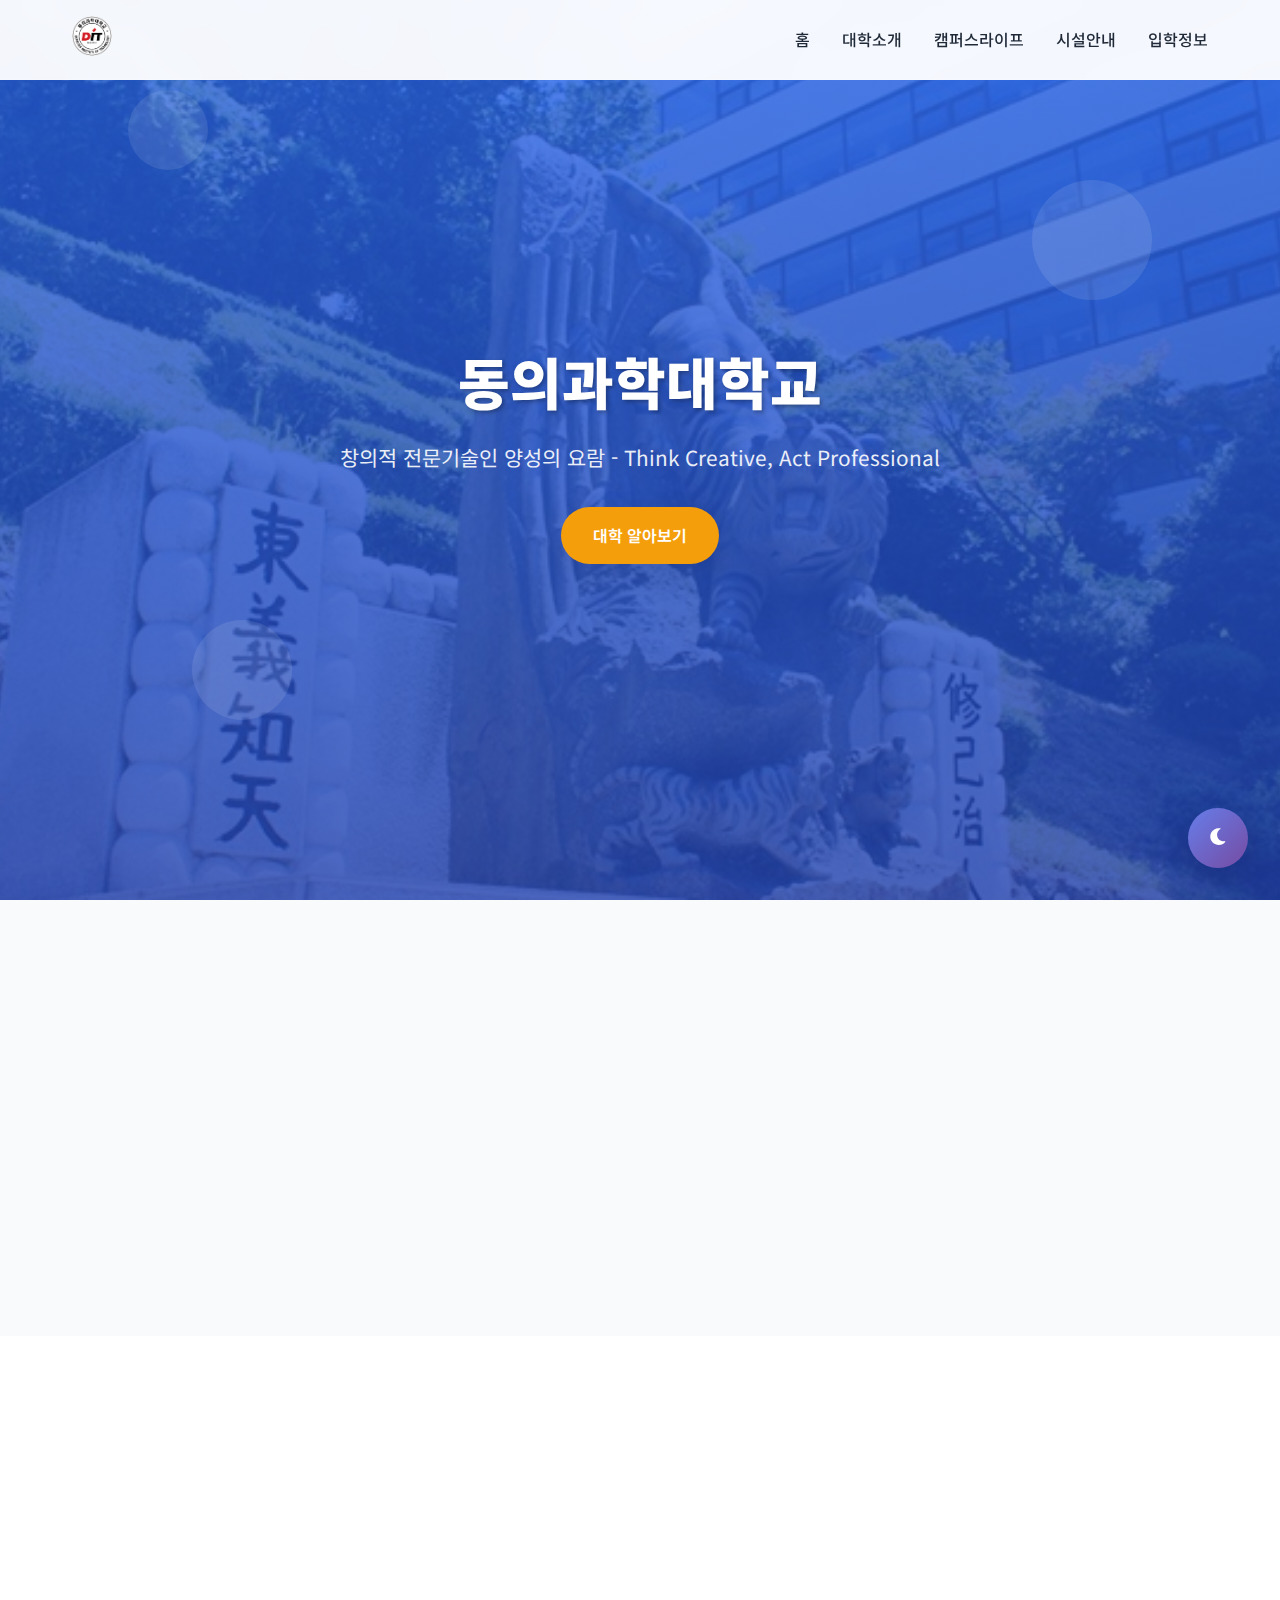
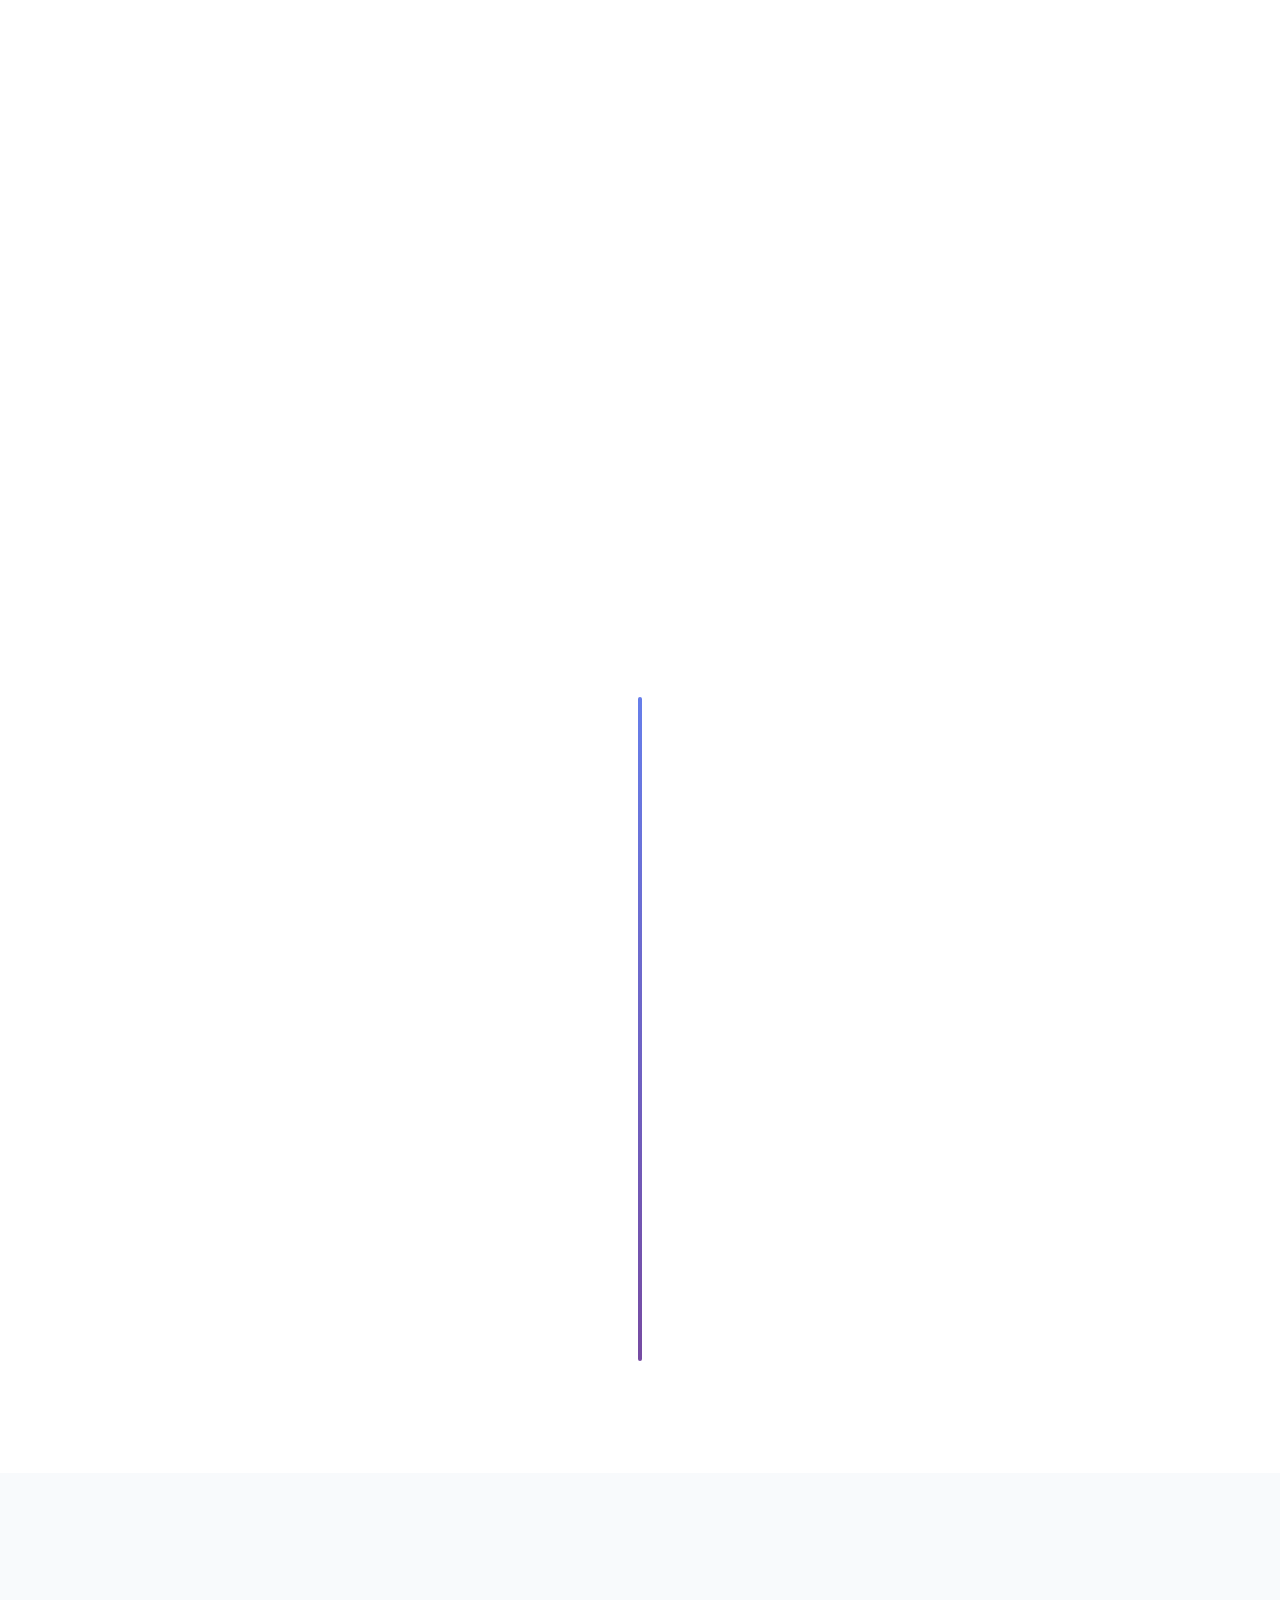
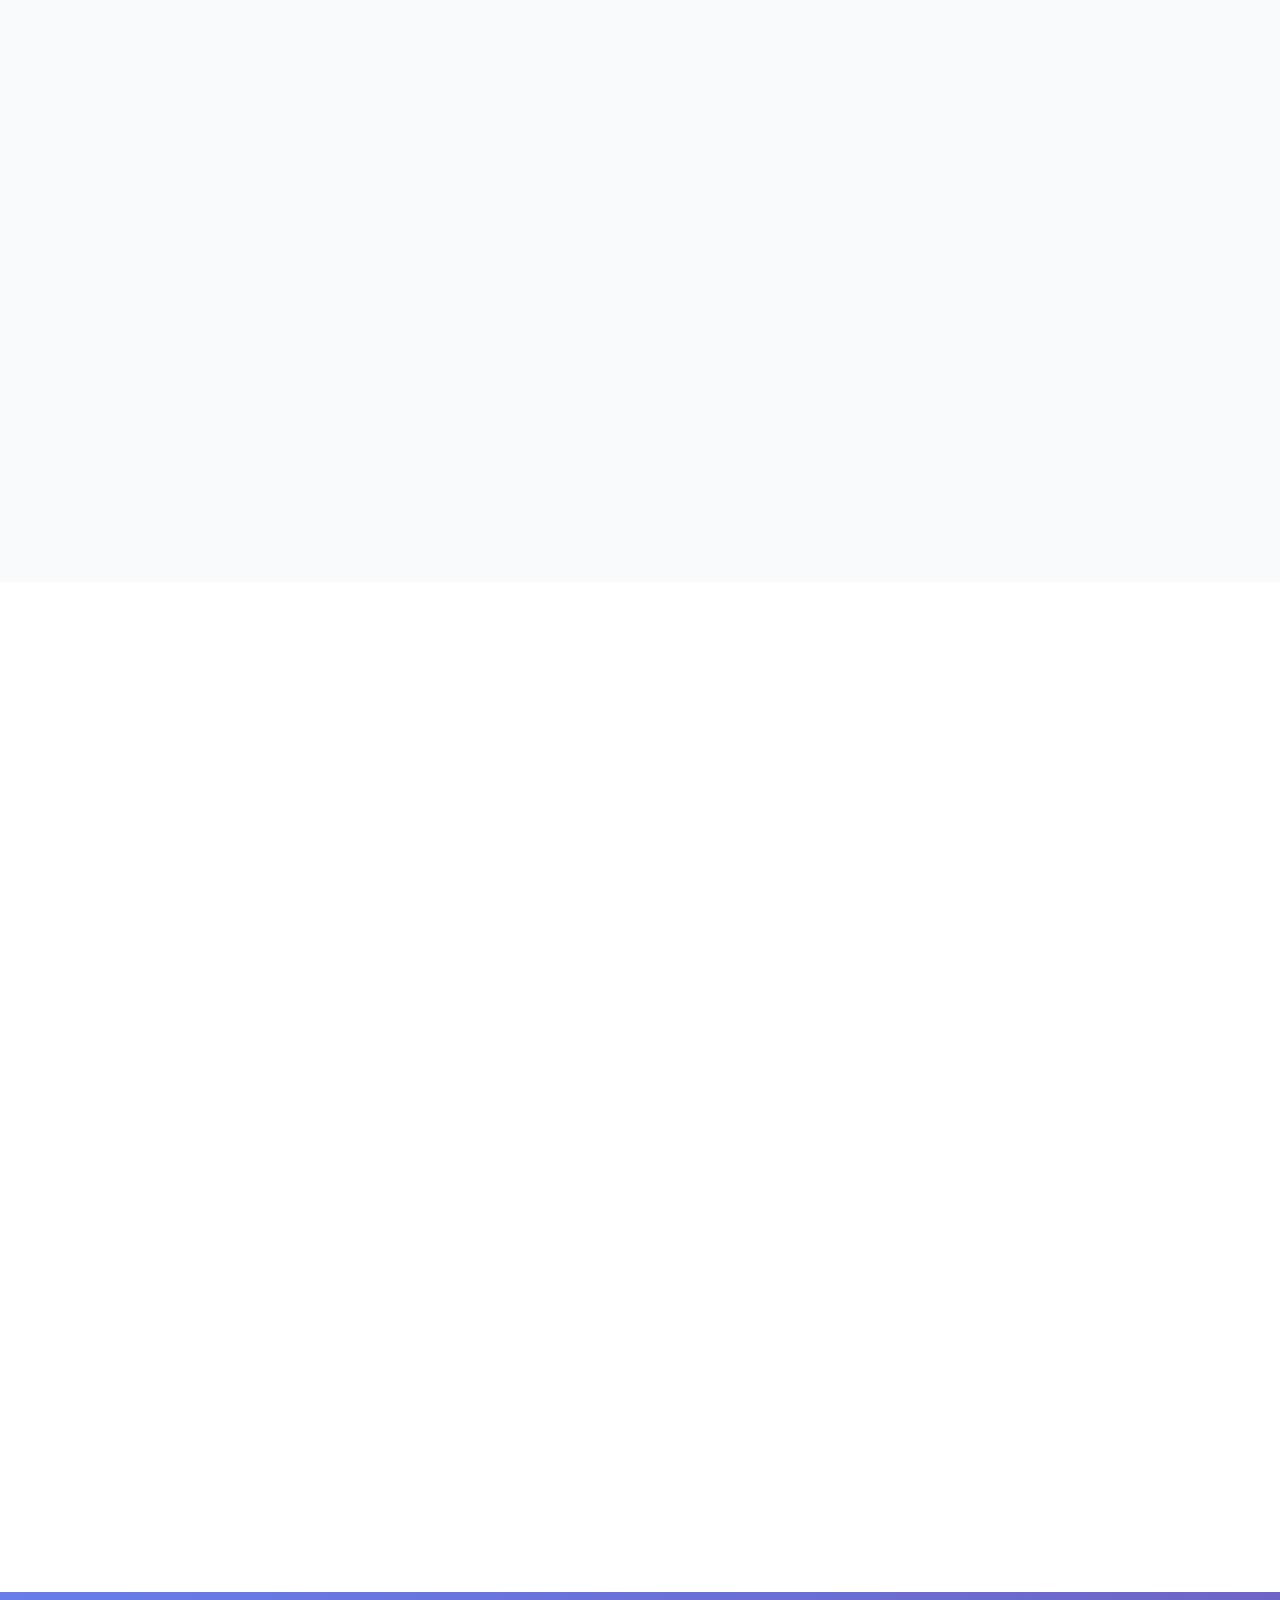
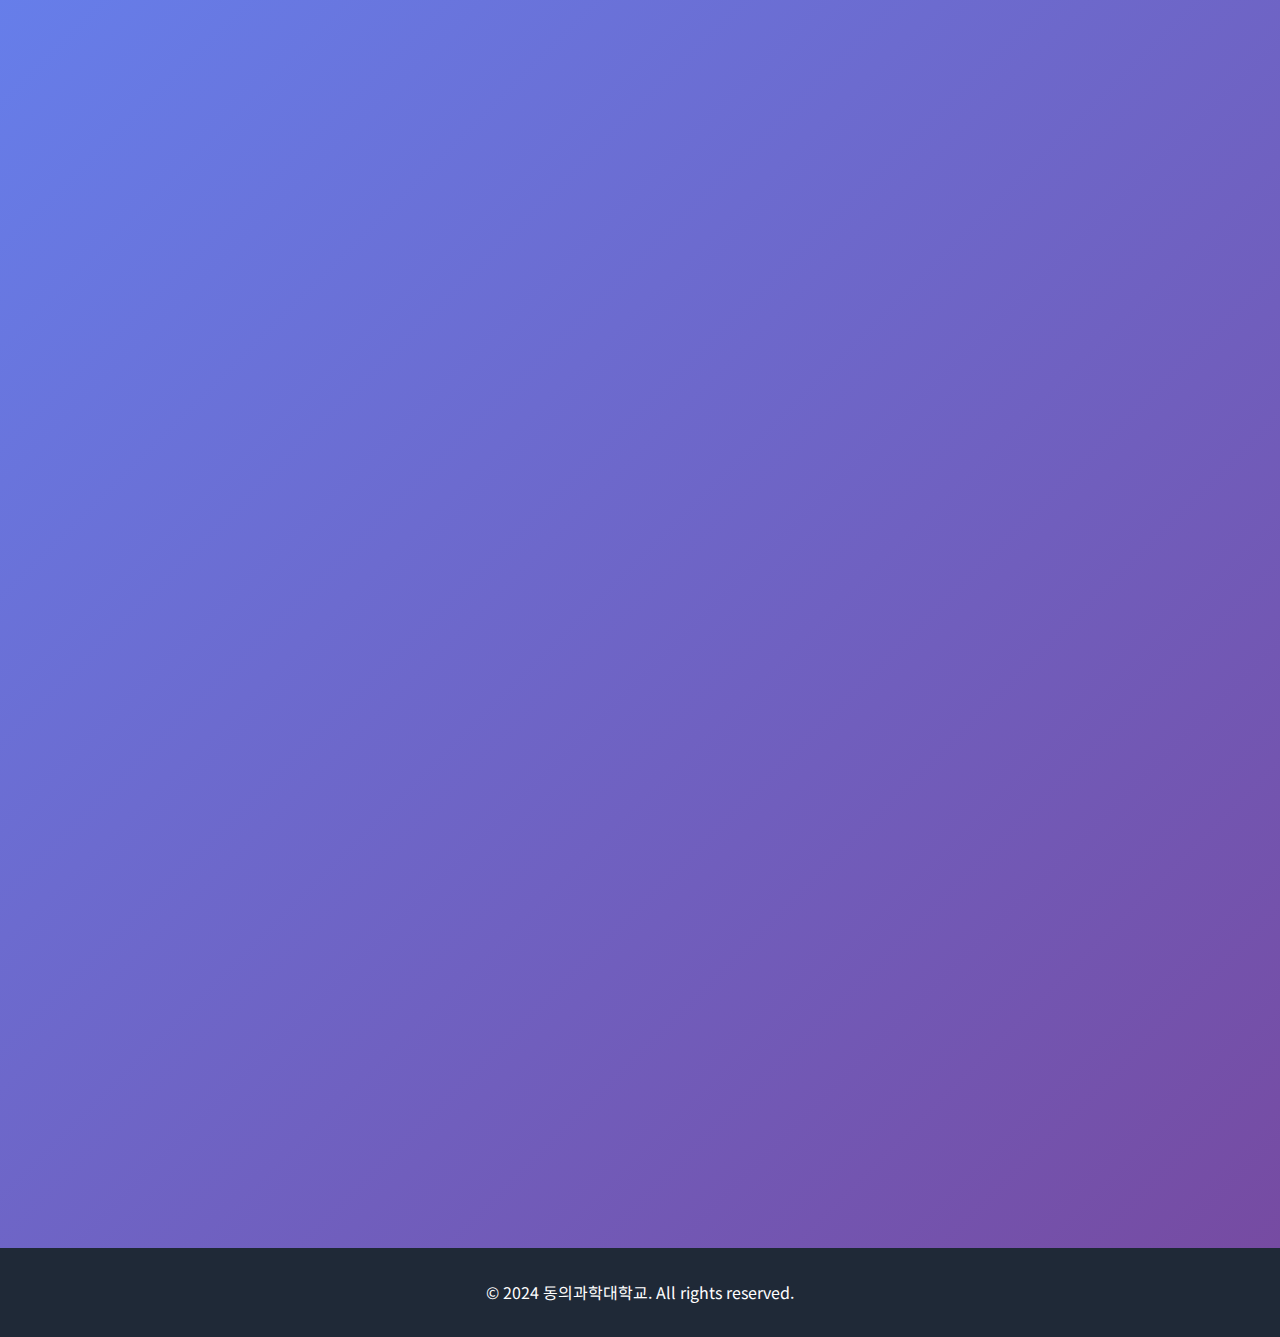
<file: 0917/index.html>
<!DOCTYPE html>
<html lang="ko">
<head>
    <meta charset="UTF-8">
    <meta name="viewport" content="width=device-width, initial-scale=1.0">
    <title>동의과학대학교 - 미래를 향한 도약</title>
    <link href="https://cdnjs.cloudflare.com/ajax/libs/font-awesome/6.0.0/css/all.min.css" rel="stylesheet">
    <link href="https://fonts.googleapis.com/css2?family=Noto+Sans+KR:wght@300;400;500;700;900&display=swap" rel="stylesheet">
    
    <style>
        * {
            margin: 0;
            padding: 0;
            box-sizing: border-box;
        }

        :root {
            --primary-color: #2563eb;
            --secondary-color: #1e40af;
            --accent-color: #f59e0b;
            --text-dark: #1f2937;
            --text-light: #6b7280;
            --bg-light: #f8fafc;
            --white: #ffffff;
            --gradient-primary: linear-gradient(135deg, #667eea 0%, #764ba2 100%);
            --gradient-secondary: linear-gradient(135deg, #f093fb 0%, #f5576c 100%);
            --shadow-soft: 0 10px 30px rgba(0, 0, 0, 0.1);
            --shadow-hover: 0 20px 60px rgba(0, 0, 0, 0.15);
        }

        body {
            font-family: 'Noto Sans KR', sans-serif;
            line-height: 1.6;
            color: var(--text-dark);
            overflow-x: hidden;
        }

        /* Navigation */
        .navbar {
            position: fixed;
            top: 0;
            width: 100%;
            background: rgba(255, 255, 255, 0.95);
            backdrop-filter: blur(10px);
            z-index: 1000;
            padding: 1rem 0;
            transition: all 0.3s ease;
            border-bottom: 1px solid rgba(255, 255, 255, 0.2);
        }

        .navbar.scrolled {
            background: rgba(255, 255, 255, 0.98);
            box-shadow: var(--shadow-soft);
        }

        .nav-container {
            max-width: 1200px;
            margin: 0 auto;
            display: flex;
            justify-content: space-between;
            align-items: center;
            padding: 0 2rem;
        }

        .logo img {
            height: 40px;
            width: auto;
        }

        .nav-menu {
            display: flex;
            list-style: none;
            gap: 2rem;
        }

        .nav-link {
            text-decoration: none;
            color: var(--text-dark);
            font-weight: 500;
            position: relative;
            transition: all 0.3s ease;
        }

        .nav-link:hover {
            color: var(--primary-color);
        }

        .nav-link::after {
            content: '';
            position: absolute;
            bottom: -5px;
            left: 0;
            width: 0;
            height: 2px;
            background: var(--gradient-primary);
            transition: width 0.3s ease;
        }

        .nav-link:hover::after {
            width: 100%;
        }

        .mobile-menu {
            display: none;
            flex-direction: column;
            cursor: pointer;
        }

        .hamburger {
            width: 25px;
            height: 3px;
            background: var(--text-dark);
            margin: 3px 0;
            transition: 0.3s;
        }

        /* Hero Section */
        .hero {
            height: 100vh;
            background: linear-gradient(rgba(37, 99, 235, 0.8), rgba(30, 64, 175, 0.8)), url('images/campus-main.jpg');
            background-size: cover;
            background-position: center;
            background-attachment: fixed;
            display: flex;
            align-items: center;
            justify-content: center;
            text-align: center;
            color: white;
            position: relative;
            overflow: hidden;
        }

        .hero-content {
            z-index: 2;
            max-width: 800px;
            animation: fadeInUp 1s ease-out;
        }

        .hero-title {
            font-size: 3.5rem;
            font-weight: 900;
            margin-bottom: 1rem;
            text-shadow: 2px 2px 4px rgba(0, 0, 0, 0.3);
        }

        .hero-subtitle {
            font-size: 1.3rem;
            margin-bottom: 2rem;
            opacity: 0.9;
        }

        .cta-button {
            display: inline-block;
            padding: 1rem 2rem;
            background: var(--accent-color);
            color: white;
            text-decoration: none;
            border-radius: 50px;
            font-weight: 600;
            transition: all 0.3s ease;
            box-shadow: var(--shadow-soft);
        }

        .cta-button:hover {
            transform: translateY(-3px);
            box-shadow: var(--shadow-hover);
            background: #d97706;
        }

        /* Floating Elements */
        .floating-shapes {
            position: absolute;
            top: 0;
            left: 0;
            width: 100%;
            height: 100%;
            overflow: hidden;
            z-index: 1;
        }

        .shape {
            position: absolute;
            background: rgba(255, 255, 255, 0.1);
            border-radius: 50%;
            animation: float 6s ease-in-out infinite;
        }

        .shape:nth-child(1) {
            top: 10%;
            left: 10%;
            width: 80px;
            height: 80px;
            animation-delay: 0s;
        }

        .shape:nth-child(2) {
            top: 20%;
            right: 10%;
            width: 120px;
            height: 120px;
            animation-delay: 2s;
        }

        .shape:nth-child(3) {
            bottom: 20%;
            left: 15%;
            width: 100px;
            height: 100px;
            animation-delay: 4s;
        }

        /* Stats Section */
        .stats {
            padding: 5rem 0;
            background: var(--bg-light);
        }

        .container {
            max-width: 1200px;
            margin: 0 auto;
            padding: 0 2rem;
        }

        .stats-grid {
            display: grid;
            grid-template-columns: repeat(auto-fit, minmax(250px, 1fr));
            gap: 2rem;
            margin-top: 3rem;
        }

        .stat-card {
            background: white;
            padding: 2rem;
            text-align: center;
            border-radius: 20px;
            box-shadow: var(--shadow-soft);
            transition: all 0.3s ease;
            position: relative;
            overflow: hidden;
        }

        .stat-card::before {
            content: '';
            position: absolute;
            top: 0;
            left: -100%;
            width: 100%;
            height: 4px;
            background: var(--gradient-primary);
            transition: left 0.5s ease;
        }

        .stat-card:hover::before {
            left: 0;
        }

        .stat-card:hover {
            transform: translateY(-10px);
            box-shadow: var(--shadow-hover);
        }

        .stat-number {
            font-size: 2.5rem;
            font-weight: 900;
            color: var(--primary-color);
            margin-bottom: 0.5rem;
        }

        .stat-label {
            font-size: 1.1rem;
            color: var(--text-light);
            font-weight: 500;
        }

        /* About Section */
        .about {
            padding: 5rem 0;
            background: white;
        }

        .section-title {
            text-align: center;
            font-size: 2.5rem;
            font-weight: 900;
            margin-bottom: 3rem;
            background: var(--gradient-primary);
            -webkit-background-clip: text;
            -webkit-text-fill-color: transparent;
            background-clip: text;
        }

        .about-content {
            display: grid;
            grid-template-columns: 1fr 1fr;
            gap: 4rem;
            align-items: center;
        }

        .about-text h3 {
            font-size: 1.8rem;
            margin-bottom: 1rem;
            color: var(--text-dark);
        }

        .about-text p {
            color: var(--text-light);
            line-height: 1.8;
            margin-bottom: 1.5rem;
        }

        .about-image {
            position: relative;
            border-radius: 20px;
            overflow: hidden;
            height: 400px;
            background: url('images/about-image.jpg');
            background-size: cover;
            background-position: center;
            display: flex;
            align-items: flex-end;
            justify-content: center;
            color: white;
            font-size: 1.2rem;
        }

        .about-image::before {
            content: '';
            position: absolute;
            top: 0;
            left: 0;
            right: 0;
            bottom: 0;
            background: linear-gradient(transparent, rgba(0, 0, 0, 0.7));
        }

        .about-image p {
            position: relative;
            z-index: 2;
            padding: 1rem;
            font-weight: 600;
        }

        /* Timeline Styles */
        .timeline-section {
            margin-top: 4rem;
        }

        .section-subtitle {
            font-size: 2rem;
            font-weight: 700;
            text-align: center;
            margin-bottom: 3rem;
            color: var(--text-dark);
        }

        .timeline {
            position: relative;
            max-width: 800px;
            margin: 0 auto;
        }

        .timeline::before {
            content: '';
            position: absolute;
            left: 50%;
            transform: translateX(-50%);
            width: 4px;
            height: 100%;
            background: var(--gradient-primary);
            border-radius: 2px;
        }

        .timeline-item {
            display: flex;
            align-items: center;
            margin: 2rem 0;
            position: relative;
        }

        .timeline-item:nth-child(odd) {
            flex-direction: row-reverse;
            text-align: right;
        }

        .timeline-year {
            flex: 0 0 100px;
            background: var(--gradient-primary);
            color: white;
            padding: 0.5rem;
            border-radius: 25px;
            font-weight: 700;
            text-align: center;
            position: relative;
            z-index: 2;
        }

        .timeline-content {
            flex: 1;
            background: white;
            padding: 1.5rem;
            margin: 0 2rem;
            border-radius: 15px;
            box-shadow: var(--shadow-soft);
            position: relative;
        }

        .timeline-content h4 {
            color: var(--primary-color);
            margin-bottom: 0.5rem;
            font-size: 1.1rem;
        }

        .timeline-content p {
            color: var(--text-light);
            font-size: 0.9rem;
        }

        /* Campus Life Section */
        .campus-life {
            padding: 5rem 0;
            background: var(--bg-light);
        }

        .life-grid {
            display: grid;
            grid-template-columns: repeat(auto-fit, minmax(300px, 1fr));
            gap: 2rem;
            margin-top: 3rem;
        }

        .life-card {
            background: white;
            border-radius: 20px;
            padding: 2rem;
            box-shadow: var(--shadow-soft);
            transition: all 0.3s ease;
            position: relative;
            overflow: hidden;
            display: flex;
            align-items: center;
            gap: 1.5rem;
        }

        .life-card::before {
            content: '';
            position: absolute;
            top: 0;
            left: -100%;
            width: 100%;
            height: 4px;
            background: var(--gradient-primary);
            transition: left 0.5s ease;
        }

        .life-card:hover::before {
            left: 0;
        }

        .life-card:hover {
            transform: translateY(-5px);
            box-shadow: var(--shadow-hover);
        }

        .life-icon {
            flex-shrink: 0;
            width: 80px;
            height: 80px;
            background: var(--gradient-primary);
            border-radius: 50%;
            display: flex;
            align-items: center;
            justify-content: center;
            font-size: 2rem;
            color: white;
        }

        .life-content {
            flex: 1;
        }

        .life-title {
            font-size: 1.3rem;
            font-weight: 700;
            margin-bottom: 0.5rem;
            color: var(--text-dark);
        }

        .life-desc {
            color: var(--text-light);
            font-size: 0.95rem;
            line-height: 1.6;
        }

        /* Facilities Section */
        .facilities {
            padding: 5rem 0;
            background: white;
        }

        .section-description {
            text-align: center;
            color: var(--text-light);
            font-size: 1.1rem;
            margin-bottom: 3rem;
        }

        .facilities-main {
            display: grid;
            grid-template-columns: repeat(auto-fit, minmax(500px, 1fr));
            gap: 2rem;
            margin-bottom: 4rem;
        }

        .facility-highlight {
            display: flex;
            align-items: center;
            gap: 2rem;
            padding: 2rem;
            background: var(--bg-light);
            border-radius: 20px;
            transition: all 0.3s ease;
        }

        .facility-highlight:hover {
            transform: translateY(-5px);
            box-shadow: var(--shadow-hover);
        }

        .facility-highlight .facility-image {
            flex-shrink: 0;
            width: 100px;
            height: 100px;
            background: var(--gradient-primary);
            border-radius: 50%;
            display: flex;
            align-items: center;
            justify-content: center;
            font-size: 2.5rem;
            color: white;
        }

        .facility-highlight .facility-content h3 {
            color: var(--primary-color);
            margin-bottom: 0.5rem;
            font-size: 1.3rem;
        }

        .facility-highlight .facility-content p {
            color: var(--text-light);
            line-height: 1.6;
        }

        .facility-grid {
            display: grid;
            grid-template-columns: repeat(auto-fit, minmax(250px, 1fr));
            gap: 2rem;
            margin-top: 3rem;
        }

        .facility-item {
            text-align: center;
            padding: 2rem;
            background: var(--bg-light);
            border-radius: 20px;
            transition: all 0.3s ease;
            position: relative;
            overflow: hidden;
        }

        .facility-item::before {
            content: '';
            position: absolute;
            top: 0;
            left: 0;
            right: 0;
            bottom: 0;
            background: var(--gradient-primary);
            opacity: 0;
            transition: opacity 0.3s ease;
        }

        .facility-item:hover::before {
            opacity: 0.1;
        }

        .facility-item:hover {
            transform: translateY(-5px);
            color: white;
        }

        .facility-icon {
            font-size: 2.5rem;
            color: var(--primary-color);
            margin-bottom: 1rem;
            transition: all 0.3s ease;
        }

        .facility-item:hover .facility-icon {
            color: white;
            transform: scale(1.1);
        }

        .facility-name {
            font-size: 1.1rem;
            font-weight: 600;
            position: relative;
            z-index: 2;
            margin-bottom: 0.5rem;
        }

        .facility-desc {
            font-size: 0.9rem;
            color: var(--text-light);
            position: relative;
            z-index: 2;
        }

        .facility-item:hover .facility-desc {
            color: rgba(255, 255, 255, 0.9);
        }

        /* Contact Section */
        .contact {
            padding: 5rem 0;
            background: var(--gradient-primary);
            color: white;
            text-align: center;
        }

        .admission-process {
            margin: 3rem 0;
            background: rgba(255, 255, 255, 0.1);
            backdrop-filter: blur(10px);
            border-radius: 20px;
            padding: 2rem;
            border: 1px solid rgba(255, 255, 255, 0.2);
        }

        .process-steps {
            display: grid;
            grid-template-columns: repeat(auto-fit, minmax(200px, 1fr));
            gap: 2rem;
            margin-top: 2rem;
        }

        .step-item {
            text-align: center;
            position: relative;
        }

        .step-number {
            width: 60px;
            height: 60px;
            background: var(--accent-color);
            border-radius: 50%;
            display: flex;
            align-items: center;
            justify-content: center;
            font-size: 1.5rem;
            font-weight: 700;
            margin: 0 auto 1rem;
            color: white;
        }

        .step-item h4 {
            color: white;
            margin-bottom: 0.5rem;
            font-size: 1.1rem;
        }

        .step-item p {
            color: rgba(255, 255, 255, 0.8);
            font-size: 0.9rem;
            line-height: 1.4;
        }

        .contact-info {
            display: grid;
            grid-template-columns: repeat(auto-fit, minmax(250px, 1fr));
            gap: 2rem;
            margin: 3rem 0;
        }

        .contact-item {
            padding: 1.5rem;
            background: rgba(255, 255, 255, 0.1);
            backdrop-filter: blur(10px);
            border-radius: 15px;
            border: 1px solid rgba(255, 255, 255, 0.2);
            transition: all 0.3s ease;
        }

        .contact-item:hover {
            transform: translateY(-5px);
            background: rgba(255, 255, 255, 0.15);
        }

        .contact-item i {
            font-size: 2rem;
            margin-bottom: 1rem;
            color: var(--accent-color);
        }

        .contact-item h3 {
            margin-bottom: 0.5rem;
            font-size: 1.1rem;
        }

        .contact-item p {
            font-size: 1rem;
            margin-bottom: 0.5rem;
        }

        .contact-item small {
            color: rgba(255, 255, 255, 0.7);
            font-size: 0.8rem;
        }

        .scholarships {
            margin-top: 4rem;
            background: rgba(255, 255, 255, 0.1);
            backdrop-filter: blur(10px);
            border-radius: 20px;
            padding: 2rem;
            border: 1px solid rgba(255, 255, 255, 0.2);
        }

        .scholarship-grid {
            display: grid;
            grid-template-columns: repeat(auto-fit, minmax(200px, 1fr));
            gap: 2rem;
            margin-top: 2rem;
        }

        .scholarship-item {
            text-align: center;
            padding: 1.5rem;
            background: rgba(255, 255, 255, 0.1);
            border-radius: 15px;
            transition: all 0.3s ease;
        }

        .scholarship-item:hover {
            transform: translateY(-3px);
            background: rgba(255, 255, 255, 0.15);
        }

        .scholarship-item i {
            font-size: 2rem;
            color: var(--accent-color);
            margin-bottom: 1rem;
        }

        .scholarship-item h4 {
            color: white;
            margin-bottom: 0.5rem;
            font-size: 1rem;
        }

        .scholarship-item p {
            color: rgba(255, 255, 255, 0.8);
            font-size: 0.85rem;
            line-height: 1.4;
        }

        /* Footer */
        .footer {
            background: var(--text-dark);
            color: white;
            text-align: center;
            padding: 2rem 0;
        }

        /* Animations */
        @keyframes fadeInUp {
            from {
                opacity: 0;
                transform: translateY(30px);
            }
            to {
                opacity: 1;
                transform: translateY(0);
            }
        }

        @keyframes float {
            0%, 100% {
                transform: translateY(0) rotate(0deg);
            }
            50% {
                transform: translateY(-20px) rotate(180deg);
            }
        }

        .fade-in {
            opacity: 0;
            transform: translateY(30px);
            transition: all 0.8s ease;
        }

        .fade-in.visible {
            opacity: 1;
            transform: translateY(0);
        }

        /* Responsive Design */
        @media (max-width: 768px) {
            .nav-menu {
                display: none;
            }

            .mobile-menu {
                display: flex;
            }

            .hero-title {
                font-size: 2.5rem;
            }

            .hero-subtitle {
                font-size: 1.1rem;
            }

            .about-content {
                grid-template-columns: 1fr;
                gap: 2rem;
            }

            .nav-container {
                padding: 0 1rem;
            }

            .container {
                padding: 0 1rem;
            }

            .facilities-main {
                grid-template-columns: 1fr;
            }
            
            .facility-highlight {
                flex-direction: column;
                text-align: center;
            }
            
            .timeline::before {
                left: 20px;
            }
            
            .timeline-item {
                flex-direction: row;
                text-align: left;
                padding-left: 60px;
            }
            
            .timeline-item:nth-child(odd) {
                flex-direction: row;
                text-align: left;
            }
            
            .timeline-year {
                position: absolute;
                left: 0;
                flex: none;
                width: 60px;
            }
            
            .timeline-content {
                margin: 0;
            }
            
            .process-steps {
                grid-template-columns: repeat(2, 1fr);
            }
            
            .scholarship-grid {
                grid-template-columns: repeat(2, 1fr);
            }
        }

        @media (max-width: 480px) {
            .hero-title {
                font-size: 2rem;
            }

            .section-title {
                font-size: 2rem;
            }

            .stats-grid,
            .life-grid,
            .facility-grid {
                grid-template-columns: 1fr;
            }
            
            .process-steps,
            .scholarship-grid {
                grid-template-columns: 1fr;
            }
            
            .timeline-item {
                padding-left: 80px;
            }
            
            .timeline-year {
                width: 80px;
            }
        }

        /* Theme Toggle & Scroll Button */
        .theme-toggle {
            position: fixed;
            bottom: 2rem;
            right: 2rem;
            width: 60px;
            height: 60px;
            background: var(--gradient-primary);
            border: none;
            border-radius: 50%;
            color: white;
            font-size: 1.2rem;
            cursor: pointer;
            box-shadow: var(--shadow-soft);
            transition: all 0.3s ease;
            z-index: 1000;
        }

        .theme-toggle:hover {
            transform: scale(1.1);
            box-shadow: var(--shadow-hover);
        }

        .scroll-top {
            position: fixed;
            bottom: 2rem;
            left: 2rem;
            width: 50px;
            height: 50px;
            background: var(--accent-color);
            border: none;
            border-radius: 50%;
            color: white;
            font-size: 1rem;
            cursor: pointer;
            box-shadow: var(--shadow-soft);
            transition: all 0.3s ease;
            opacity: 0;
            transform: translateY(100px);
            z-index: 1000;
        }

        .scroll-top.visible {
            opacity: 1;
            transform: translateY(0);
        }

        .scroll-top:hover {
            transform: scale(1.1) translateY(0);
            background: #d97706;
        }
    </style>
</head>
<body>
    <!-- Navigation -->
    <nav class="navbar" id="navbar">
        <div class="nav-container">
            <div class="logo">
                <img src="images/logo.png" alt="동의과학대학교">
            </div>
            <ul class="nav-menu">
                <li><a href="#home" class="nav-link">홈</a></li>
                <li><a href="#about" class="nav-link">대학소개</a></li>
                <li><a href="#campus-life" class="nav-link">캠퍼스라이프</a></li>
                <li><a href="#facilities" class="nav-link">시설안내</a></li>
                <li><a href="#contact" class="nav-link">입학정보</a></li>
            </ul>
            <div class="mobile-menu">
                <div class="hamburger"></div>
                <div class="hamburger"></div>
                <div class="hamburger"></div>
            </div>
        </div>
    </nav>

    <!-- Hero Section -->
    <section class="hero" id="home">
        <div class="floating-shapes">
            <div class="shape"></div>
            <div class="shape"></div>
            <div class="shape"></div>
        </div>
        <div class="hero-content">
            <h1 class="hero-title">동의과학대학교</h1>
            <p class="hero-subtitle">창의적 전문기술인 양성의 요람 - Think Creative, Act Professional</p>
            <a href="#about" class="cta-button">대학 알아보기</a>
        </div>
    </section>

    <!-- Stats Section -->
    <section class="stats">
        <div class="container">
            <h2 class="section-title fade-in">숫자로 보는 동의과학대학교</h2>
            <div class="stats-grid">
                <div class="stat-card fade-in">
                    <div class="stat-number" data-target="12000">0</div>
                    <div class="stat-label">재학생 수</div>
                </div>
                <div class="stat-card fade-in">
                    <div class="stat-number" data-target="92">0</div>
                    <div class="stat-label">취업률 (%)</div>
                </div>
                <div class="stat-card fade-in">
                    <div class="stat-number" data-target="50">0</div>
                    <div class="stat-label">설립 년수</div>
                </div>
                <div class="stat-card fade-in">
                    <div class="stat-number" data-target="39">0</div>
                    <div class="stat-label">전공 분야</div>
                </div>
            </div>
        </div>
    </section>

    <!-- About Section -->
    <section class="about" id="about">
        <div class="container">
            <h2 class="section-title fade-in">대학 소개</h2>
            <div class="about-content">
                <div class="about-text fade-in">
                    <h3>석당 김임식 박사의 교육이념</h3>
                    <p>동의과학대학교는 1972년 석당(碩堂) 김임식 박사에 의해 설립된 동의전문학교를 시초로, 1974년 3월 개교한 이래 50년간 대한민국 전문기술인력 양성의 중심 역할을 해왔습니다.</p>
                    <p>부산 지역을 대표하는 전문대학으로서 5개 계열 39개 학과를 운영하며, 산업체 맞춤형 실무교육과 최첨단 실습환경을 통해 창의적이고 실무능력을 갖춘 전문인재를 양성하고 있습니다.</p>
                    <p>LINC 3.0 선도전문대학, 지방전문대학 혁신지원사업 등 정부 재정지원사업을 통해 4차 산업혁명 시대에 부응하는 스마트 교육환경을 구축하고, 산학협력을 통해 학생들의 성공적인 사회진출과 지역사회 발전에 기여하고 있습니다.</p>
                    
                    <div style="margin-top: 2rem; padding: 1.5rem; background: var(--bg-light); border-radius: 15px; border-left: 4px solid var(--primary-color);">
                        <h4 style="color: var(--primary-color); margin-bottom: 1rem;">교육 목표</h4>
                        <ul style="color: var(--text-light); line-height: 1.8; padding-left: 1rem;">
                            <li>창의적 사고력을 지닌 전문기술인 양성</li>
                            <li>실무능력과 현장적응력을 갖춘 인재 육성</li>
                            <li>올바른 인성과 봉사정신을 실천하는 직업인 양성</li>
                            <li>지역사회와 국가발전에 기여하는 글로벌 인재 양성</li>
                        </ul>
                    </div>
                </div>
                <div class="about-image fade-in">
                    <p>황령산 자락의 아름다운 캠퍼스</p>
                </div>
            </div>
            
            <!-- Timeline Section -->
            <div class="timeline-section">
                <h3 class="section-subtitle fade-in">연혁</h3>
                <div class="timeline">
                    <div class="timeline-item fade-in">
                        <div class="timeline-year">1972</div>
                        <div class="timeline-content">
                            <h4>동의전문학교 설립</h4>
                            <p>석당 김임식 박사에 의해 학교법인 동의학원 설립</p>
                        </div>
                    </div>
                    <div class="timeline-item fade-in">
                        <div class="timeline-year">1974</div>
                        <div class="timeline-content">
                            <h4>개교</h4>
                            <p>동의전문학교 개교 (4개 학과)</p>
                        </div>
                    </div>
                    <div class="timeline-item fade-in">
                        <div class="timeline-year">1979</div>
                        <div class="timeline-content">
                            <h4>전문대학 승격</h4>
                            <p>동의공업전문대학으로 승격</p>
                        </div>
                    </div>
                    <div class="timeline-item fade-in">
                        <div class="timeline-year">2005</div>
                        <div class="timeline-content">
                            <h4>동의과학대학</h4>
                            <p>교명 변경으로 종합적 전문대학으로 발전</p>
                        </div>
                    </div>
                    <div class="timeline-item fade-in">
                        <div class="timeline-year">2011</div>
                        <div class="timeline-content">
                            <h4>동의과학대학교</h4>
                            <p>현재의 교명으로 변경, 대학원 과정 개설</p>
                        </div>
                    </div>
                </div>
            </div>
        </div>
    </section>

    <!-- Campus Life Section -->
    <section class="campus-life" id="campus-life">
        <div class="container">
            <h2 class="section-title fade-in">캠퍼스 라이프</h2>
            <div class="life-grid">
                <div class="life-card fade-in">
                    <div class="life-icon">
                        <i class="fas fa-graduation-cap"></i>
                    </div>
                    <div class="life-content">
                        <h3 class="life-title">NCS 기반 교육과정</h3>
                        <p class="life-desc">국가직무능력표준(NCS) 기반의 체계적인 교육과정과 개인별 맞춤형 학습 지원을 통해 실무능력을 향상시킵니다.</p>
                    </div>
                </div>
                <div class="life-card fade-in">
                    <div class="life-icon">
                        <i class="fas fa-users"></i>
                    </div>
                    <div class="life-content">
                        <h3 class="life-title">다양한 동아리</h3>
                        <p class="life-desc">60여 개의 동아리와 학술 동호회를 통해 전공 역량을 강화하고 리더십을 기를 수 있습니다.</p>
                    </div>
                </div>
                <div class="life-card fade-in">
                    <div class="life-icon">
                        <i class="fas fa-briefcase"></i>
                    </div>
                    <div class="life-content">
                        <h3 class="life-title">취업 역량 강화</h3>
                        <p class="life-desc">취업지원센터 운영과 산업체 연계 현장실습을 통해 높은 취업률과 우수한 취업의 질을 실현하고 있습니다.</p>
                    </div>
                </div>
                <div class="life-card fade-in">
                    <div class="life-icon">
                        <i class="fas fa-heart"></i>
                    </div>
                    <div class="life-content">
                        <h3 class="life-title">장학 혜택</h3>
                        <p class="life-desc">성적우수, 가계곤란, 특기자 장학금 등 다양한 장학제도로 학생들의 경제적 부담을 덜어드립니다.</p>
                    </div>
                </div>
            </div>
        </div>
    </section>

    <!-- Facilities Section -->
    <section class="facilities" id="facilities">
        <div class="container">
            <h2 class="section-title fade-in">시설 안내</h2>
            <p class="section-description fade-in">최첨단 교육시설과 편안한 학습환경을 제공합니다</p>
            
            <!-- Main Facilities -->
            <div class="facilities-main">
                <div class="facility-highlight fade-in">
                    <div class="facility-image">
                        <i class="fas fa-swimming-pool"></i>
                    </div>
                    <div class="facility-content">
                        <h3>DIT 스포츠센터</h3>
                        <p>부산진구 온천 1호로 등록된 천연온천을 활용한 수영장, 헬스장, 골프연습장, 부산 지역 최초의 스킨스쿠버 교육장 등 종합 레포츠 시설을 갖추고 있습니다. 재학생 30%, 졸업생 10% 할인 혜택을 제공합니다.</p>
                    </div>
                </div>
                
                <div class="facility-highlight fade-in">
                    <div class="facility-image">
                        <i class="fas fa-mountain"></i>
                    </div>
                    <div class="facility-content">
                        <h3>자연친화적 캠퍼스</h3>
                        <p>황령산 자락에 위치한 캠퍼스는 울창한 수목과 맑은 공기, 약수터 등 아름다운 자연환경을 자랑합니다. 천연기념물 제267호인 구상반려암(약 6천만 년 전 형성)도 만날 수 있습니다.</p>
                    </div>
                </div>
            </div>

            <div class="facility-grid">
                <div class="facility-item fade-in">
                    <i class="fas fa-book facility-icon"></i>
                    <h3 class="facility-name">디지털도서관</h3>
                    <p class="facility-desc">최신 전자자료와 디지털 학습공간</p>
                </div>
                <div class="facility-item fade-in">
                    <i class="fas fa-microscope facility-icon"></i>
                    <h3 class="facility-name">첨단실습실</h3>
                    <p class="facility-desc">산업현장과 동일한 최신 장비</p>
                </div>
                <div class="facility-item fade-in">
                    <i class="fas fa-dumbbell facility-icon"></i>
                    <h3 class="facility-name">종합체육관</h3>
                    <p class="facility-desc">다목적 체육시설 및 운동공간</p>
                </div>
                <div class="facility-item fade-in">
                    <i class="fas fa-utensils facility-icon"></i>
                    <h3 class="facility-name">학생식당</h3>
                    <p class="facility-desc">영양가 있고 저렴한 식사 제공</p>
                </div>
                <div class="facility-item fade-in">
                    <i class="fas fa-bed facility-icon"></i>
                    <h3 class="facility-name">황령생활관</h3>
                    <p class="facility-desc">쾌적하고 안전한 기숙사 시설</p>
                </div>
                <div class="facility-item fade-in">
                    <i class="fas fa-medkit facility-icon"></i>
                    <h3 class="facility-name">보건센터</h3>
                    <p class="facility-desc">학생 건강관리 및 응급처치</p>
                </div>
                <div class="facility-item fade-in">
                    <i class="fas fa-wifi facility-icon"></i>
                    <h3 class="facility-name">스마트캠퍼스</h3>
                    <p class="facility-desc">전 캠퍼스 무료 WiFi 제공</p>
                </div>
                <div class="facility-item fade-in">
                    <i class="fas fa-coffee facility-icon"></i>
                    <h3 class="facility-name">석당문화관</h3>
                    <p class="facility-desc">휴게공간 및 문화행사장</p>
                </div>
            </div>
        </div>
    </section>

    <!-- Contact Section -->
    <section class="contact" id="contact">
        <div class="container">
            <h2 class="section-title fade-in" style="color: white;">입학 정보</h2>
            <p class="section-description fade-in" style="color: rgba(255,255,255,0.9);">
                동의과학대학교와 함께할 미래의 전문인재를 기다립니다
            </p>
            
            <!-- Admission Process -->
            <div class="admission-process fade-in">
                <h3 style="text-align: center; margin-bottom: 2rem; color: white;">입학 전형 과정</h3>
                <div class="process-steps">
                    <div class="step-item">
                        <div class="step-number">1</div>
                        <h4>원서접수</h4>
                        <p>온라인 원서접수<br>필요서류 제출</p>
                    </div>
                    <div class="step-item">
                        <div class="step-number">2</div>
                        <h4>전형실시</h4>
                        <p>서류전형<br>면접전형</p>
                    </div>
                    <div class="step-item">
                        <div class="step-number">3</div>
                        <h4>합격발표</h4>
                        <p>홈페이지 공지<br>개별 통지</p>
                    </div>
                    <div class="step-item">
                        <div class="step-number">4</div>
                        <h4>등록</h4>
                        <p>합격자 등록<br>입학식</p>
                    </div>
                </div>
            </div>

            <!-- Contact Info -->
            <div class="contact-info">
                <div class="contact-item fade-in">
                    <i class="fas fa-map-marker-alt"></i>
                    <h3>캠퍼스 위치</h3>
                    <p>부산광역시 부산진구 양지로 54번길 29</p>
                    <small>지하철 1호선 양정역 4번 출구</small>
                </div>
                <div class="contact-item fade-in">
                    <i class="fas fa-phone"></i>
                    <h3>입학 상담</h3>
                    <p>051-860-3080</p>
                    <small>평일 09:00~17:00</small>
                </div>
                <div class="contact-item fade-in">
                    <i class="fas fa-envelope"></i>
                    <h3>입학처 이메일</h3>
                    <p>ipsi@dit.ac.kr</p>
                    <small>온라인 상담 가능</small>
                </div>
                <div class="contact-item fade-in">
                    <i class="fas fa-globe"></i>
                    <h3>홈페이지</h3>
                    <p>www.dit.ac.kr</p>
                    <small>최신 입학정보 안내</small>
                </div>
            </div>

            <!-- Scholarships -->
            <div class="scholarships fade-in">
                <h3 style="text-align: center; margin-bottom: 2rem; color: white;">장학제도</h3>
                <div class="scholarship-grid">
                    <div class="scholarship-item">
                        <i class="fas fa-trophy"></i>
                        <h4>성적우수 장학금</h4>
                        <p>입학성적 우수자 대상<br>학기별 성적우수자 지원</p>
                    </div>
                    <div class="scholarship-item">
                        <i class="fas fa-heart"></i>
                        <h4>가계곤란 장학금</h4>
                        <p>경제적 어려움을 겪는<br>학생들을 위한 지원</p>
                    </div>
                    <div class="scholarship-item">
                        <i class="fas fa-star"></i>
                        <h4>특기자 장학금</h4>
                        <p>특별한 재능과 기술을<br>가진 학생 지원</p>
                    </div>
                    <div class="scholarship-item">
                        <i class="fas fa-briefcase"></i>
                        <h4>산학협력 장학금</h4>
                        <p>산업체 연계 프로그램<br>참여 학생 지원</p>
                    </div>
                </div>
            </div>
        </div>
    </section>

    <!-- Footer -->
    <footer class="footer">
        <div class="container">
            <p>&copy; 2024 동의과학대학교. All rights reserved.</p>
        </div>
    </footer>

    <!-- Theme Toggle Button -->
    <button class="theme-toggle" id="themeToggle">
        <i class="fas fa-moon"></i>
    </button>

    <!-- Scroll to Top Button -->
    <button class="scroll-top" id="scrollTop">
        <i class="fas fa-arrow-up"></i>
    </button>

    <script>
        // Smooth scrolling for navigation links
        document.querySelectorAll('a[href^="#"]').forEach(anchor => {
            anchor.addEventListener('click', function (e) {
                e.preventDefault();
                const target = document.querySelector(this.getAttribute('href'));
                if (target) {
                    target.scrollIntoView({
                        behavior: 'smooth',
                        block: 'start'
                    });
                }
            });
        });

        // Navbar scroll effect
        window.addEventListener('scroll', function() {
            const navbar = document.getElementById('navbar');
            if (window.scrollY > 50) {
                navbar.classList.add('scrolled');
            } else {
                navbar.classList.remove('scrolled');
            }
        });

        // Fade in animation on scroll
        const observerOptions = {
            threshold: 0.1,
            rootMargin: '0px 0px -50px 0px'
        };

        const observer = new IntersectionObserver(function(entries) {
            entries.forEach(entry => {
                if (entry.isIntersecting) {
                    entry.target.classList.add('visible');
                }
            });
        }, observerOptions);

        document.querySelectorAll('.fade-in').forEach(el => {
            observer.observe(el);
        });

        // Counter animation for statistics
        function animateCounter(element, target) {
            const increment = target / 60;
            let current = 0;
            const timer = setInterval(() => {
                current += increment;
                element.textContent = Math.floor(current);
                if (current >= target) {
                    element.textContent = target;
                    clearInterval(timer);
                }
            }, 50);
        }

        // Trigger counter animation when stats section is visible
        const statsObserver = new IntersectionObserver(function(entries) {
            entries.forEach(entry => {
                if (entry.isIntersecting) {
                    const counters = entry.target.querySelectorAll('[data-target]');
                    counters.forEach(counter => {
                        const target = parseInt(counter.getAttribute('data-target'));
                        animateCounter(counter, target);
                    });
                    statsObserver.unobserve(entry.target);
                }
            });
        }, observerOptions);

        const statsSection = document.querySelector('.stats');
        if (statsSection) {
            statsObserver.observe(statsSection);
        }

        // Scroll to top button
        const scrollTopBtn = document.getElementById('scrollTop');
        
        window.addEventListener('scroll', function() {
            if (window.scrollY > 300) {
                scrollTopBtn.classList.add('visible');
            } else {
                scrollTopBtn.classList.remove('visible');
            }
        });

        scrollTopBtn.addEventListener('click', function() {
            window.scrollTo({
                top: 0,
                behavior: 'smooth'
            });
        });

        // Theme toggle (placeholder functionality)
        document.getElementById('themeToggle').addEventListener('click', function() {
            // This is a placeholder for theme toggle functionality
            // You can implement dark/light theme switching here
            console.log('Theme toggle clicked');
        });

        // Mobile menu toggle (placeholder)
        document.querySelector('.mobile-menu').addEventListener('click', function() {
            const navMenu = document.querySelector('.nav-menu');
            // Add mobile menu functionality here
            console.log('Mobile menu clicked');
        });

        // Add some interactive hover effects
        document.querySelectorAll('.stat-card, .life-card, .facility-item').forEach(card => {
            card.addEventListener('mouseenter', function() {
                this.style.transform = 'translateY(-10px)';
            });
            
            card.addEventListener('mouseleave', function() {
                this.style.transform = 'translateY(0)';
            });
        });
    </script>
</body>
</html>
</file>
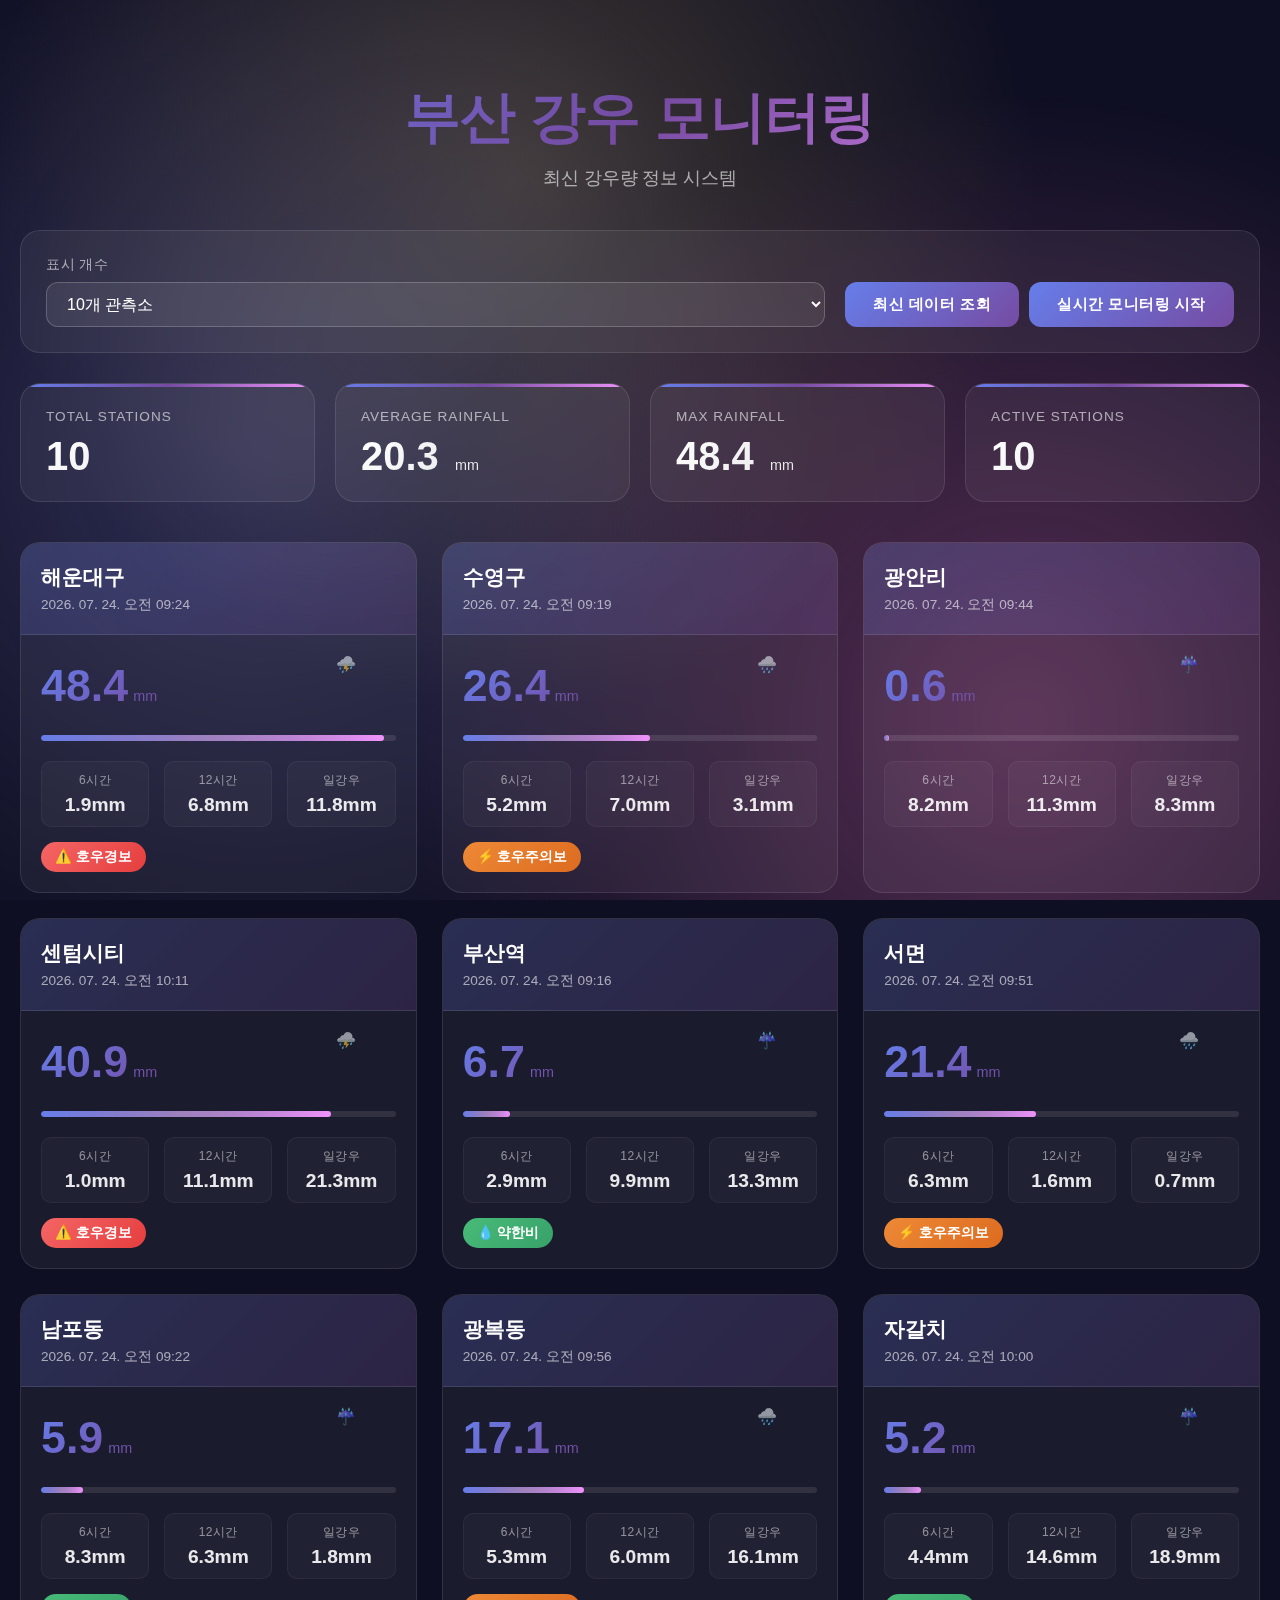
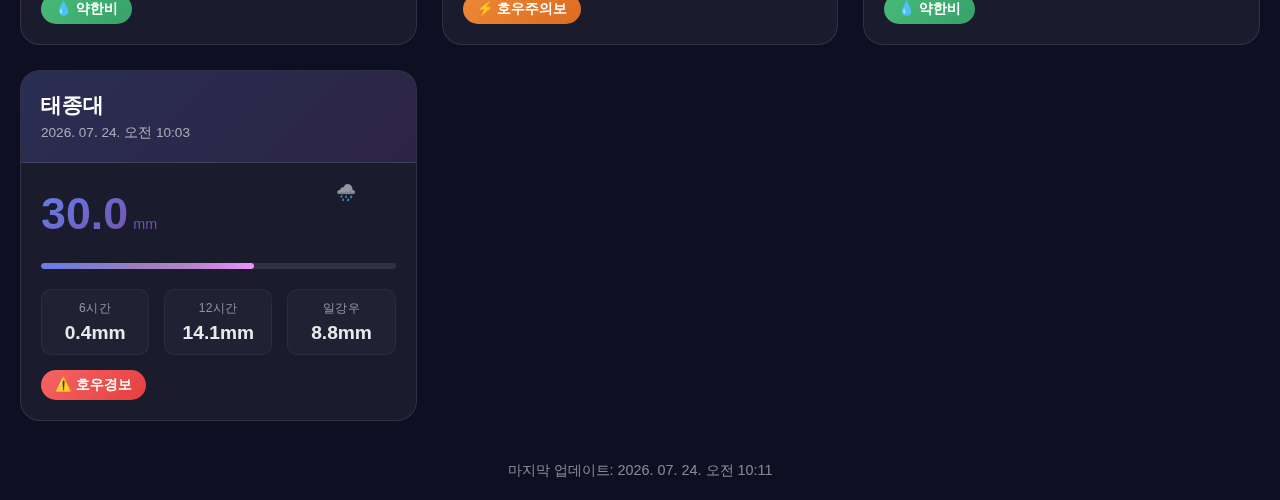
<file: 0924/index.html>
<!DOCTYPE html>
<html lang="ko">
<head>
    <meta charset="UTF-8">
    <meta name="viewport" content="width=device-width, initial-scale=1.0">
    <title>부산 강우 모니터링</title>
    <style>
        * {
            margin: 0;
            padding: 0;
            box-sizing: border-box;
        }

        body {
            font-family: -apple-system, BlinkMacSystemFont, 'Segoe UI', Roboto, 'Helvetica Neue', Arial, sans-serif;
            background: #0f0f23;
            min-height: 100vh;
            color: #ffffff;
            overflow-x: hidden;
        }

        body::before {
            content: '';
            position: fixed;
            top: 0;
            left: 0;
            right: 0;
            bottom: 0;
            background: 
                radial-gradient(circle at 20% 50%, rgba(120, 119, 198, 0.3), transparent 50%),
                radial-gradient(circle at 80% 80%, rgba(255, 119, 198, 0.3), transparent 50%),
                radial-gradient(circle at 40% 20%, rgba(255, 219, 112, 0.2), transparent 50%);
            pointer-events: none;
            z-index: 1;
        }

        .container {
            max-width: 1400px;
            margin: 0 auto;
            padding: 20px;
            position: relative;
            z-index: 2;
        }

        header {
            text-align: center;
            padding: 60px 20px 40px;
            position: relative;
        }

        h1 {
            font-size: clamp(2rem, 5vw, 3.5rem);
            font-weight: 800;
            background: linear-gradient(135deg, #667eea 0%, #764ba2 50%, #f093fb 100%);
            -webkit-background-clip: text;
            -webkit-text-fill-color: transparent;
            background-clip: text;
            margin-bottom: 10px;
            letter-spacing: -1px;
        }

        .subtitle {
            color: rgba(255, 255, 255, 0.6);
            font-size: 1.1rem;
            font-weight: 400;
        }

        .controls {
            background: rgba(255, 255, 255, 0.05);
            backdrop-filter: blur(10px);
            border: 1px solid rgba(255, 255, 255, 0.1);
            padding: 25px;
            border-radius: 20px;
            margin-bottom: 30px;
            display: flex;
            gap: 20px;
            flex-wrap: wrap;
            align-items: flex-end;
        }

        .control-group {
            flex: 1;
            min-width: 200px;
        }

        label {
            display: block;
            font-size: 0.85rem;
            color: rgba(255, 255, 255, 0.6);
            margin-bottom: 8px;
            font-weight: 500;
            text-transform: uppercase;
            letter-spacing: 0.5px;
        }

        input, select {
            width: 100%;
            padding: 12px 16px;
            background: rgba(255, 255, 255, 0.08);
            border: 1px solid rgba(255, 255, 255, 0.2);
            border-radius: 12px;
            color: white;
            font-size: 1rem;
            transition: all 0.3s ease;
        }

        input::placeholder {
            color: rgba(255, 255, 255, 0.4);
        }

        input:focus, select:focus {
            outline: none;
            background: rgba(255, 255, 255, 0.12);
            border-color: #667eea;
            box-shadow: 0 0 0 3px rgba(102, 126, 234, 0.2);
        }

        select option {
            background: #1a1a2e;
            color: white;
        }

        .button-group {
            display: flex;
            gap: 10px;
            flex-wrap: wrap;
        }

        button {
            padding: 12px 28px;
            background: linear-gradient(135deg, #667eea, #764ba2);
            color: white;
            border: none;
            border-radius: 12px;
            font-size: 0.95rem;
            font-weight: 600;
            cursor: pointer;
            transition: all 0.3s ease;
            text-transform: uppercase;
            letter-spacing: 0.5px;
            position: relative;
            overflow: hidden;
        }

        button::before {
            content: '';
            position: absolute;
            top: 0;
            left: 0;
            width: 100%;
            height: 100%;
            background: rgba(255, 255, 255, 0.2);
            transform: translateX(-100%);
            transition: transform 0.3s ease;
        }

        button:hover::before {
            transform: translateX(0);
        }

        button:hover:not(:disabled) {
            transform: translateY(-2px);
            box-shadow: 0 10px 25px rgba(102, 126, 234, 0.3);
        }

        button:disabled {
            opacity: 0.5;
            cursor: not-allowed;
        }

        button.active {
            background: linear-gradient(135deg, #f093fb, #f5576c);
        }

        .loading {
            display: none;
            text-align: center;
            padding: 60px 20px;
        }

        .loading.active {
            display: block;
        }

        .pulse-loader {
            display: inline-block;
            width: 60px;
            height: 60px;
            position: relative;
        }

        .pulse-loader::before,
        .pulse-loader::after {
            content: '';
            position: absolute;
            left: 0;
            top: 0;
            width: 100%;
            height: 100%;
            border-radius: 50%;
            background: #667eea;
            opacity: 0.6;
            animation: pulse-wave 2s ease-out infinite;
        }

        .pulse-loader::after {
            animation-delay: 1s;
        }

        @keyframes pulse-wave {
            0% {
                transform: scale(0);
                opacity: 1;
            }
            100% {
                transform: scale(1.5);
                opacity: 0;
            }
        }

        .stats-container {
            display: grid;
            grid-template-columns: repeat(auto-fit, minmax(240px, 1fr));
            gap: 20px;
            margin-bottom: 40px;
        }

        .stat-card {
            background: rgba(255, 255, 255, 0.05);
            backdrop-filter: blur(10px);
            border: 1px solid rgba(255, 255, 255, 0.1);
            padding: 25px;
            border-radius: 20px;
            position: relative;
            overflow: hidden;
            transition: all 0.3s ease;
        }

        .stat-card::before {
            content: '';
            position: absolute;
            top: 0;
            left: 0;
            right: 0;
            height: 3px;
            background: linear-gradient(90deg, #667eea, #764ba2, #f093fb);
            animation: gradient-shift 3s ease infinite;
        }

        @keyframes gradient-shift {
            0%, 100% { transform: translateX(0); }
            50% { transform: translateX(10px); }
        }

        .stat-card:hover {
            transform: translateY(-5px);
            background: rgba(255, 255, 255, 0.08);
            border-color: rgba(255, 255, 255, 0.2);
        }

        .stat-title {
            color: rgba(255, 255, 255, 0.6);
            font-size: 0.85rem;
            text-transform: uppercase;
            letter-spacing: 1px;
            margin-bottom: 12px;
            font-weight: 500;
        }

        .stat-value {
            font-size: 2.5rem;
            font-weight: 800;
            background: linear-gradient(135deg, #ffffff 0%, rgba(255, 255, 255, 0.8) 100%);
            -webkit-background-clip: text;
            -webkit-text-fill-color: transparent;
            background-clip: text;
            line-height: 1;
        }

        .stat-unit {
            font-size: 0.9rem;
            color: rgba(255, 255, 255, 0.5);
            margin-left: 5px;
            font-weight: 400;
        }

        .rainfall-grid {
            display: grid;
            grid-template-columns: repeat(auto-fill, minmax(320px, 1fr));
            gap: 25px;
            margin-bottom: 40px;
        }

        .rainfall-card {
            background: rgba(255, 255, 255, 0.05);
            backdrop-filter: blur(10px);
            border: 1px solid rgba(255, 255, 255, 0.1);
            border-radius: 20px;
            overflow: hidden;
            transition: all 0.4s cubic-bezier(0.175, 0.885, 0.32, 1.275);
            position: relative;
        }

        .rainfall-card::after {
            content: '';
            position: absolute;
            top: -50%;
            left: -50%;
            width: 200%;
            height: 200%;
            background: radial-gradient(circle, rgba(255, 255, 255, 0.1) 0%, transparent 70%);
            opacity: 0;
            transition: opacity 0.3s ease;
            pointer-events: none;
        }

        .rainfall-card:hover::after {
            opacity: 1;
        }

        .rainfall-card:hover {
            transform: translateY(-10px) scale(1.02);
            border-color: rgba(255, 255, 255, 0.2);
            box-shadow: 0 20px 40px rgba(0, 0, 0, 0.3);
        }

        .card-header {
            background: linear-gradient(135deg, rgba(102, 126, 234, 0.2), rgba(118, 75, 162, 0.2));
            padding: 20px;
            border-bottom: 1px solid rgba(255, 255, 255, 0.1);
        }

        .station-name {
            font-size: 1.3rem;
            font-weight: 700;
            margin-bottom: 5px;
        }

        .station-time {
            font-size: 0.85rem;
            color: rgba(255, 255, 255, 0.6);
        }

        .card-body {
            padding: 20px;
        }

        .rainfall-main {
            display: flex;
            align-items: center;
            justify-content: space-between;
            margin-bottom: 20px;
        }

        .rainfall-value-main {
            font-size: 2.8rem;
            font-weight: 800;
            background: linear-gradient(135deg, #667eea, #764ba2);
            -webkit-background-clip: text;
            -webkit-text-fill-color: transparent;
            background-clip: text;
        }

        .rainfall-icon {
            width: 60px;
            height: 60px;
            opacity: 0.6;
            animation: float 3s ease-in-out infinite;
        }

        @keyframes float {
            0%, 100% { transform: translateY(0); }
            50% { transform: translateY(-10px); }
        }

        .rainfall-bar {
            height: 6px;
            background: rgba(255, 255, 255, 0.1);
            border-radius: 3px;
            overflow: hidden;
            margin-bottom: 20px;
            position: relative;
        }

        .rainfall-fill {
            height: 100%;
            background: linear-gradient(90deg, #667eea, #764ba2, #f093fb);
            border-radius: 3px;
            transition: width 0.8s cubic-bezier(0.4, 0, 0.2, 1);
            position: relative;
            overflow: hidden;
        }

        .rainfall-fill::after {
            content: '';
            position: absolute;
            top: 0;
            left: 0;
            bottom: 0;
            right: 0;
            background: linear-gradient(90deg, transparent, rgba(255, 255, 255, 0.3), transparent);
            animation: shimmer 2s infinite;
        }

        @keyframes shimmer {
            0% { transform: translateX(-100%); }
            100% { transform: translateX(100%); }
        }

        .rainfall-details {
            display: grid;
            grid-template-columns: repeat(3, 1fr);
            gap: 15px;
            margin-top: 20px;
        }

        .detail-item {
            text-align: center;
            padding: 10px;
            background: rgba(255, 255, 255, 0.03);
            border-radius: 10px;
            border: 1px solid rgba(255, 255, 255, 0.05);
        }

        .detail-label {
            font-size: 0.75rem;
            color: rgba(255, 255, 255, 0.5);
            margin-bottom: 5px;
            text-transform: uppercase;
            letter-spacing: 0.5px;
        }

        .detail-value {
            font-size: 1.2rem;
            font-weight: 700;
            color: rgba(255, 255, 255, 0.9);
        }

        .warning-badge {
            display: inline-block;
            padding: 6px 14px;
            border-radius: 20px;
            font-size: 0.85rem;
            font-weight: 600;
            margin-top: 15px;
            animation: pulse-glow 2s infinite;
        }

        @keyframes pulse-glow {
            0%, 100% { 
                box-shadow: 0 0 10px rgba(255, 255, 255, 0.2);
            }
            50% { 
                box-shadow: 0 0 20px rgba(255, 255, 255, 0.4);
            }
        }

        .warning-low {
            background: linear-gradient(135deg, #48bb78, #38a169);
            color: white;
        }

        .warning-medium {
            background: linear-gradient(135deg, #ed8936, #dd6b20);
            color: white;
        }

        .warning-high {
            background: linear-gradient(135deg, #f56565, #e53e3e);
            color: white;
            animation: pulse-glow 1s infinite;
        }

        .error-message {
            background: linear-gradient(135deg, rgba(245, 101, 101, 0.2), rgba(229, 62, 62, 0.2));
            border: 1px solid rgba(245, 101, 101, 0.3);
            color: #fc8181;
            padding: 20px;
            border-radius: 15px;
            text-align: center;
            margin: 20px 0;
            display: none;
            backdrop-filter: blur(10px);
        }

        .error-message.active {
            display: block;
            animation: slideDown 0.3s ease;
        }

        @keyframes slideDown {
            from {
                opacity: 0;
                transform: translateY(-10px);
            }
            to {
                opacity: 1;
                transform: translateY(0);
            }
        }

        .last-update {
            text-align: center;
            color: rgba(255, 255, 255, 0.5);
            margin-top: 40px;
            font-size: 0.9rem;
        }

        @media (max-width: 768px) {
            .controls {
                flex-direction: column;
            }

            .control-group {
                width: 100%;
            }

            .button-group {
                width: 100%;
            }

            button {
                flex: 1;
            }

            .rainfall-details {
                grid-template-columns: 1fr;
            }
        }
    </style>
</head>
<body>
    <div class="container">
        <header>
            <h1>부산 강우 모니터링</h1>
            <p class="subtitle">최신 강우량 정보 시스템</p>
        </header>

        <div class="controls">
            <div class="control-group">
                <label for="numOfRows">표시 개수</label>
                <select id="numOfRows">
                    <option value="10" selected>10개 관측소</option>
                    <option value="20">20개 관측소</option>
                    <option value="30">30개 관측소</option>
                    <option value="50">전체 관측소</option>
                </select>
            </div>
            <div class="button-group">
                <button onclick="fetchRainfallData()">최신 데이터 조회</button>
                <button onclick="toggleAutoRefresh()" id="autoRefreshBtn">실시간 모니터링 시작</button>
            </div>
        </div>

        <div class="loading" id="loading">
            <div class="pulse-loader"></div>
            <p style="margin-top: 20px; color: rgba(255, 255, 255, 0.6);">데이터를 불러오는 중...</p>
        </div>

        <div class="error-message" id="error"></div>

        <div class="stats-container" id="stats" style="display: none;">
            <div class="stat-card">
                <div class="stat-title">Total Stations</div>
                <div class="stat-value" id="totalStations">0</div>
            </div>
            <div class="stat-card">
                <div class="stat-title">Average Rainfall</div>
                <div class="stat-value">
                    <span id="avgRainfall">0</span>
                    <span class="stat-unit">mm</span>
                </div>
            </div>
            <div class="stat-card">
                <div class="stat-title">Max Rainfall</div>
                <div class="stat-value">
                    <span id="maxRainfall">0</span>
                    <span class="stat-unit">mm</span>
                </div>
            </div>
            <div class="stat-card">
                <div class="stat-title">Active Stations</div>
                <div class="stat-value" id="rainingStations">0</div>
            </div>
        </div>

        <div class="rainfall-grid" id="rainfallGrid"></div>

        <div class="last-update" id="lastUpdate"></div>
    </div>

    <script>
        // API 키를 여기에 설정하세요
        const API_KEY = 'Q5zxpvBku5TkcPsmNfJvnP5oPqun2M2w13FFAHjJ4caOsyY7IPVK/pX7fx5Itx8NXqHwXMU4bnDcOPtyPaVIyQ=='; // 공공데이터포털 API 키
        
        let autoRefreshInterval = null;
        let isAutoRefreshing = false;

        async function fetchRainfallData() {
            const serviceKey = API_KEY;
            const pageNo = 1; // 항상 첫 페이지(최신 데이터)만 가져옴
            const numOfRows = document.getElementById('numOfRows').value;

            if (!serviceKey) {
                showError('API 키가 설정되지 않았습니다. 코드에서 API_KEY를 설정해주세요.');
                return;
            }

            showLoading(true);
            hideError();

            try {
                // 실제 API 호출을 위한 URL
                // CORS 이슈로 인해 백엔드 서버나 프록시 서버가 필요합니다
                // const url = `https://apis.data.go.kr/6260000/BusanRainfallInfoService/getRainfallInfo?serviceKey=${serviceKey}&pageNo=${pageNo}&numOfRows=${numOfRows}&returnType=json`;
                
                // 데모 데이터 사용
                const demoData = generateDemoData(numOfRows);
                displayRainfallData(demoData);
                updateLastUpdateTime();
                
            } catch (error) {
                showError('데이터 로딩 실패: ' + error.message);
            } finally {
                showLoading(false);
            }
        }

        function generateDemoData(count) {
            const stations = [
                '해운대구', '수영구', '광안리', '센텀시티', '부산역', 
                '서면', '남포동', '광복동', '자갈치', '태종대',
                '영도구', '동래구', '금정구', '사상구', '북구', '강서구'
            ];
            
            const data = [];
            const now = new Date();
            
            for (let i = 0; i < Math.min(count, stations.length); i++) {
                // 최신 데이터를 시뮬레이션하기 위해 최근 1시간 이내의 시간으로 설정
                const minutesAgo = Math.floor(Math.random() * 60);
                const observationTime = new Date(now - minutesAgo * 60000);
                
                const rainfall = Math.random() * 50;
                data.push({
                    clientName: stations[i],
                    accRain: rainfall.toFixed(1),
                    level6: (Math.random() * 10).toFixed(1),
                    level12: (Math.random() * 20).toFixed(1),
                    timeDay: (Math.random() * 30).toFixed(1),
                    lastRainDt: formatDateTime(observationTime)
                });
            }
            
            // 시간순으로 정렬 (최신 데이터가 먼저 오도록)
            data.sort((a, b) => new Date(b.lastRainDt) - new Date(a.lastRainDt));
            
            return data;
        }

        function formatDateTime(date) {
            const options = {
                year: 'numeric',
                month: '2-digit',
                day: '2-digit',
                hour: '2-digit',
                minute: '2-digit'
            };
            return date.toLocaleString('ko-KR', options);
        }

        function displayRainfallData(data) {
            const grid = document.getElementById('rainfallGrid');
            const statsContainer = document.getElementById('stats');
            
            grid.innerHTML = '';
            
            if (!data || data.length === 0) {
                grid.innerHTML = '<p style="text-align: center; color: rgba(255,255,255,0.5);">데이터가 없습니다.</p>';
                statsContainer.style.display = 'none';
                return;
            }
            
            let totalRainfall = 0;
            let maxRainfall = 0;
            let rainingCount = 0;
            
            data.forEach((item, index) => {
                const rainfall = parseFloat(item.accRain);
                totalRainfall += rainfall;
                if (rainfall > maxRainfall) maxRainfall = rainfall;
                if (rainfall > 0) rainingCount++;
                
                const card = createRainfallCard(item, index);
                grid.appendChild(card);
            });
            
            document.getElementById('totalStations').textContent = data.length;
            document.getElementById('avgRainfall').textContent = (totalRainfall / data.length).toFixed(1);
            document.getElementById('maxRainfall').textContent = maxRainfall.toFixed(1);
            document.getElementById('rainingStations').textContent = rainingCount;
            statsContainer.style.display = 'grid';
        }

        function createRainfallCard(data, index) {
            const card = document.createElement('div');
            card.className = 'rainfall-card';
            card.style.animationDelay = `${index * 0.05}s`;
            
            const rainfall = parseFloat(data.accRain);
            const warningLevel = getWarningLevel(rainfall);
            const fillPercent = Math.min(rainfall / 50 * 100, 100);
            
            const rainfallIcon = rainfall > 30 ? '⛈️' : rainfall > 10 ? '🌧️' : '☔';
            
            card.innerHTML = `
                <div class="card-header">
                    <div class="station-name">${data.clientName}</div>
                    <div class="station-time">${data.lastRainDt || '정보 없음'}</div>
                </div>
                <div class="card-body">
                    <div class="rainfall-main">
                        <div class="rainfall-value-main">${rainfall.toFixed(1)}<span class="stat-unit">mm</span></div>
                        <div class="rainfall-icon">${rainfallIcon}</div>
                    </div>
                    <div class="rainfall-bar">
                        <div class="rainfall-fill" style="width: ${fillPercent}%"></div>
                    </div>
                    <div class="rainfall-details">
                        <div class="detail-item">
                            <div class="detail-label">6시간</div>
                            <div class="detail-value">${data.level6}mm</div>
                        </div>
                        <div class="detail-item">
                            <div class="detail-label">12시간</div>
                            <div class="detail-value">${data.level12}mm</div>
                        </div>
                        <div class="detail-item">
                            <div class="detail-label">일강우</div>
                            <div class="detail-value">${data.timeDay}mm</div>
                        </div>
                    </div>
                    ${warningLevel ? `<div class="warning-badge warning-${warningLevel}">${getWarningText(warningLevel)}</div>` : ''}
                </div>
            `;
            
            return card;
        }

        function getWarningLevel(rainfall) {
            if (rainfall >= 30) return 'high';
            if (rainfall >= 15) return 'medium';
            if (rainfall >= 5) return 'low';
            return null;
        }

        function getWarningText(level) {
            switch(level) {
                case 'high': return '⚠️ 호우경보';
                case 'medium': return '⚡ 호우주의보';
                case 'low': return '💧 약한비';
                default: return '';
            }
        }

        function toggleAutoRefresh() {
            const btn = document.getElementById('autoRefreshBtn');
            
            if (isAutoRefreshing) {
                clearInterval(autoRefreshInterval);
                isAutoRefreshing = false;
                btn.textContent = '실시간 모니터링 시작';
                btn.classList.remove('active');
            } else {
                fetchRainfallData();
                autoRefreshInterval = setInterval(fetchRainfallData, 30000); // 30초마다 최신 데이터 갱신
                isAutoRefreshing = true;
                btn.textContent = '모니터링 중지';
                btn.classList.add('active');
            }
        }

        function updateLastUpdateTime() {
            const now = new Date();
            document.getElementById('lastUpdate').textContent = 
                `마지막 업데이트: ${formatDateTime(now)}`;
        }

        function showLoading(show) {
            document.getElementById('loading').className = show ? 'loading active' : 'loading';
        }

        function showError(message) {
            const errorEl = document.getElementById('error');
            errorEl.textContent = message;
            errorEl.className = 'error-message active';
        }

        function hideError() {
            document.getElementById('error').className = 'error-message';
        }

        // 페이지 로드시 초기화
        window.onload = function() {
            // 페이지 로드 시 바로 데이터 조회
            fetchRainfallData();
        };
    </script>
</body>
</html>
</file>
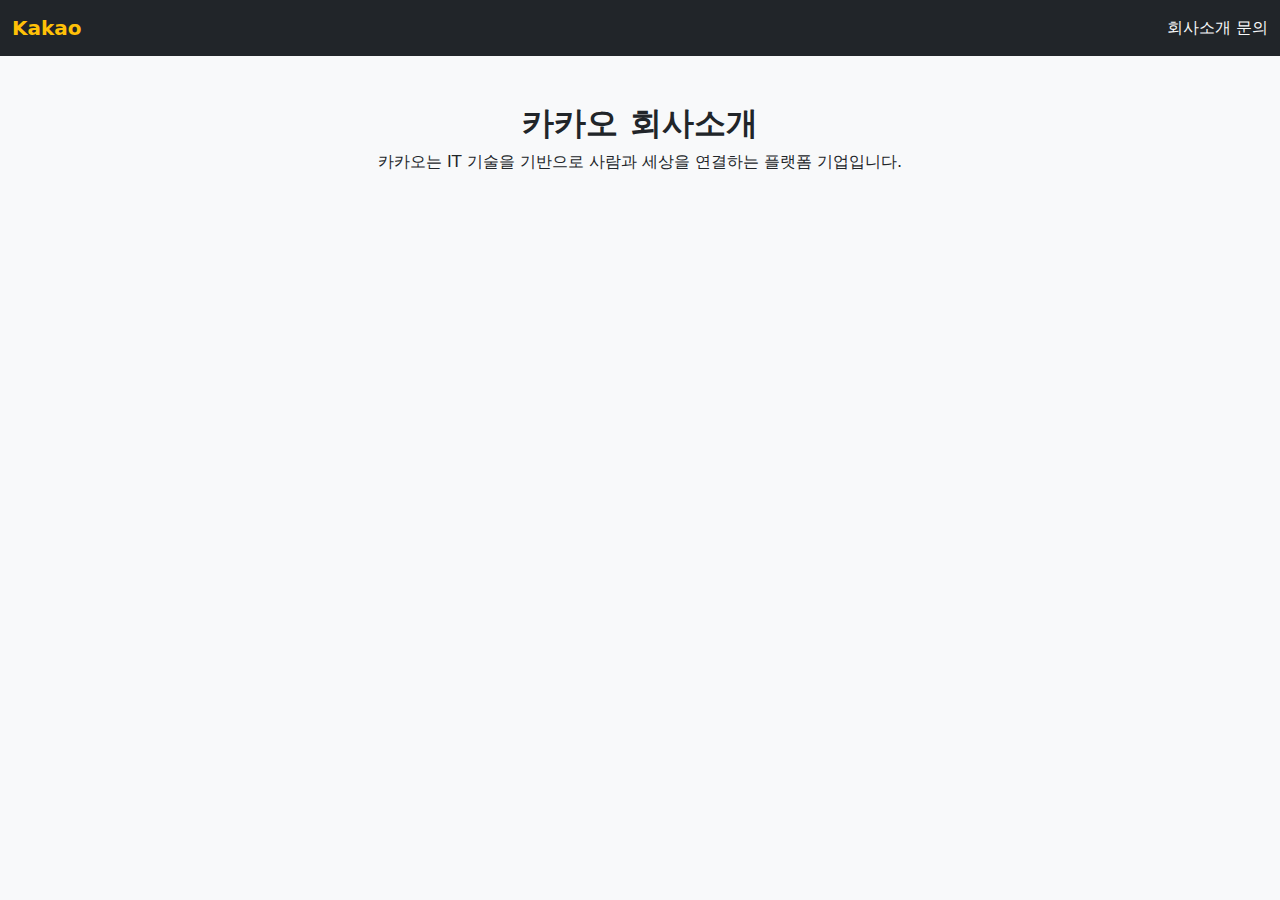
<file: 1001/about.html>
<!DOCTYPE html>
<html lang="ko">
<head>
  <link rel="stylesheet" href="style.css">
  <meta charset="UTF-8">
  <title>회사소개</title>
  <link href="https://cdn.jsdelivr.net/npm/bootstrap@5.3.2/dist/css/bootstrap.min.css" rel="stylesheet">
</head>
<body class="bg-light">

  <!-- 네비 -->
  <nav class="navbar navbar-expand-lg navbar-dark bg-dark">
    <div class="container-fluid">
      <a class="navbar-brand fw-bold text-warning" href="index.html">Kakao</a>
      <div>
        <a class="nav-link text-light d-inline" href="about.html">회사소개</a>
        <a class="nav-link text-light d-inline" href="contact.html">문의</a>
      </div>
    </div>
  </nav>

  <div class="container mt-5">
    <h2 class="text-center fw-bold">카카오 회사소개</h2>
    <p class="text-center">카카오는 IT 기술을 기반으로 사람과 세상을 연결하는 플랫폼 기업입니다.</p>
    
    <!-- 유튜브 영상 -->
    <div class="ratio ratio-16x9 mt-4">
      <iframe src="https://www.youtube.com/embed/QJ7bYBpNl3E" title="카카오 유튜브 영상" allowfullscreen></iframe>
    </div>
  </div>

</body>
</html>
</file>
<file: 1001/style.css>
/* style.css - Kakao App Custom Style */

body {
  font-family: 'Noto Sans KR', sans-serif;
}

h1, h2, h3, h4 {
  font-weight: 700;
}

.navbar-brand {
  font-size: 1.5rem;
}

.container {
  margin-top: 40px;
}

.btn-warning {
  border-radius: 20px;
  padding: 10px 20px;
  font-size: 1.1rem;
}
</file>
